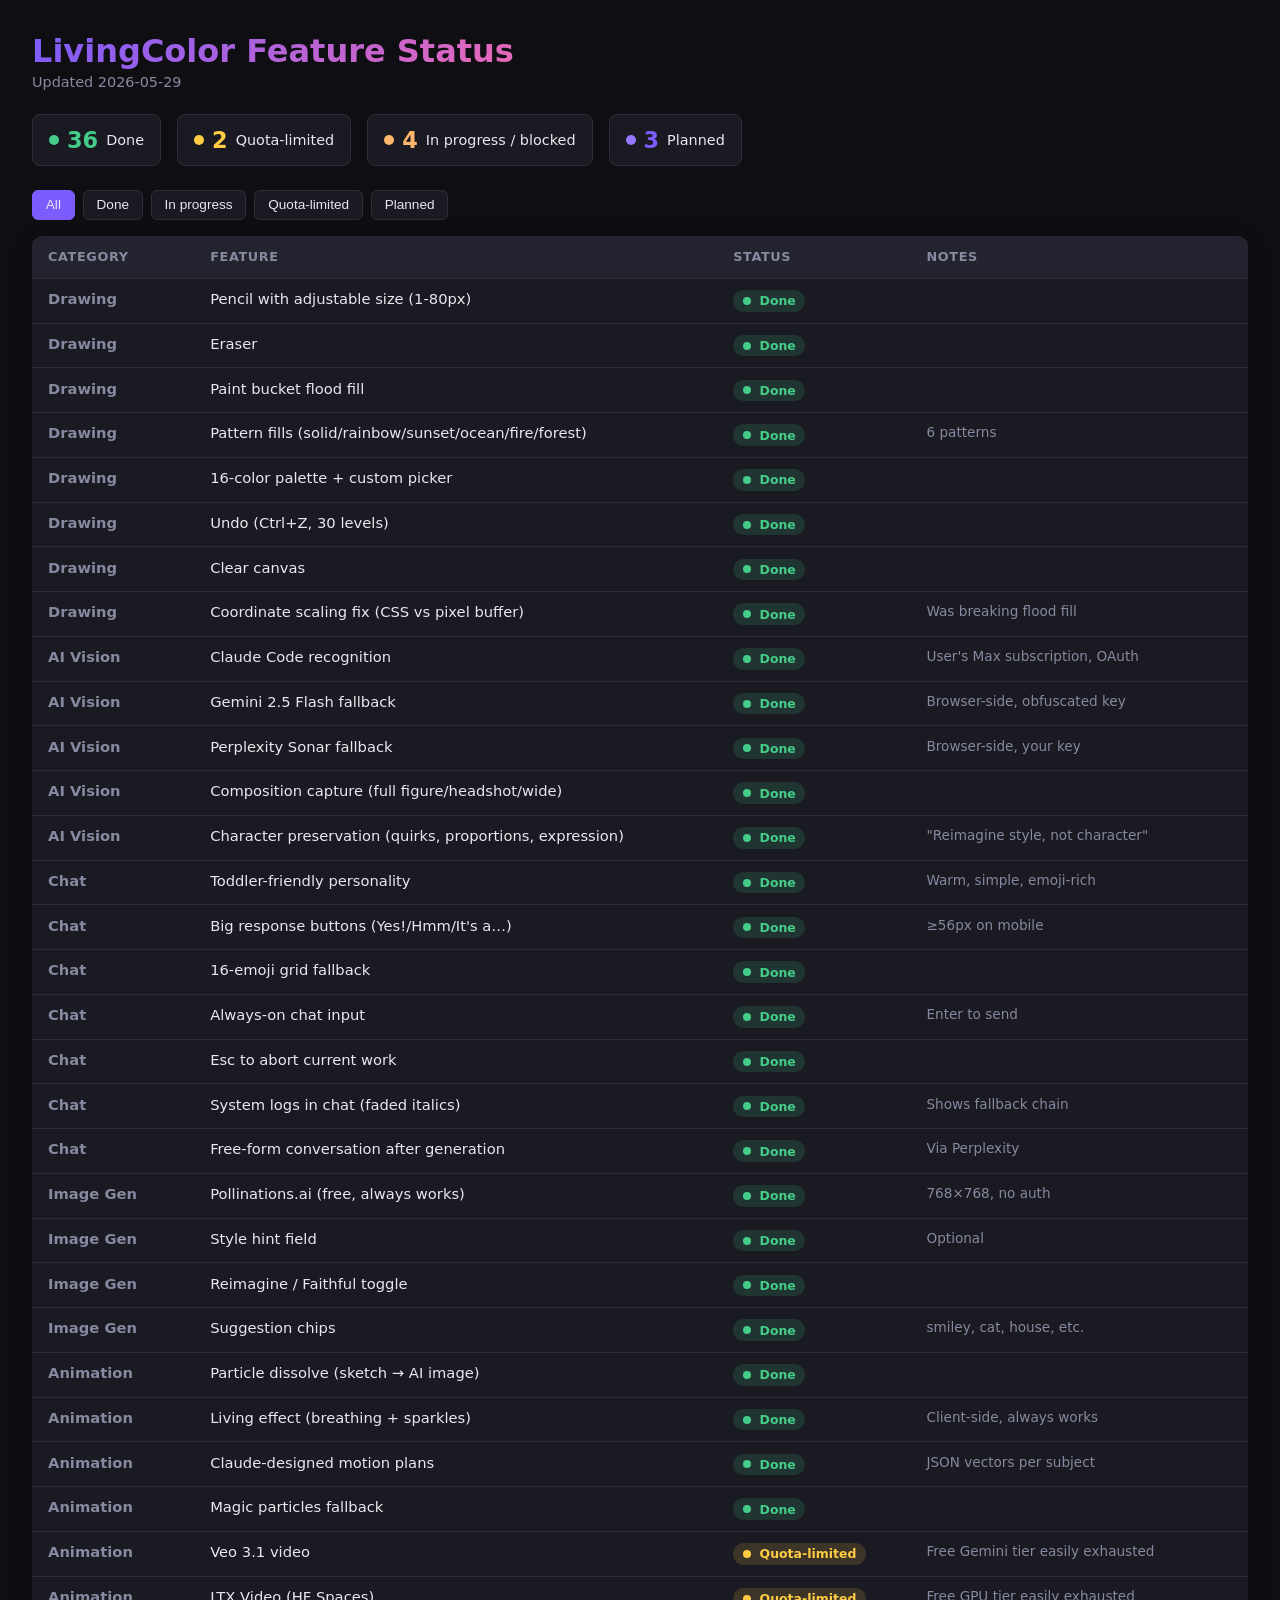
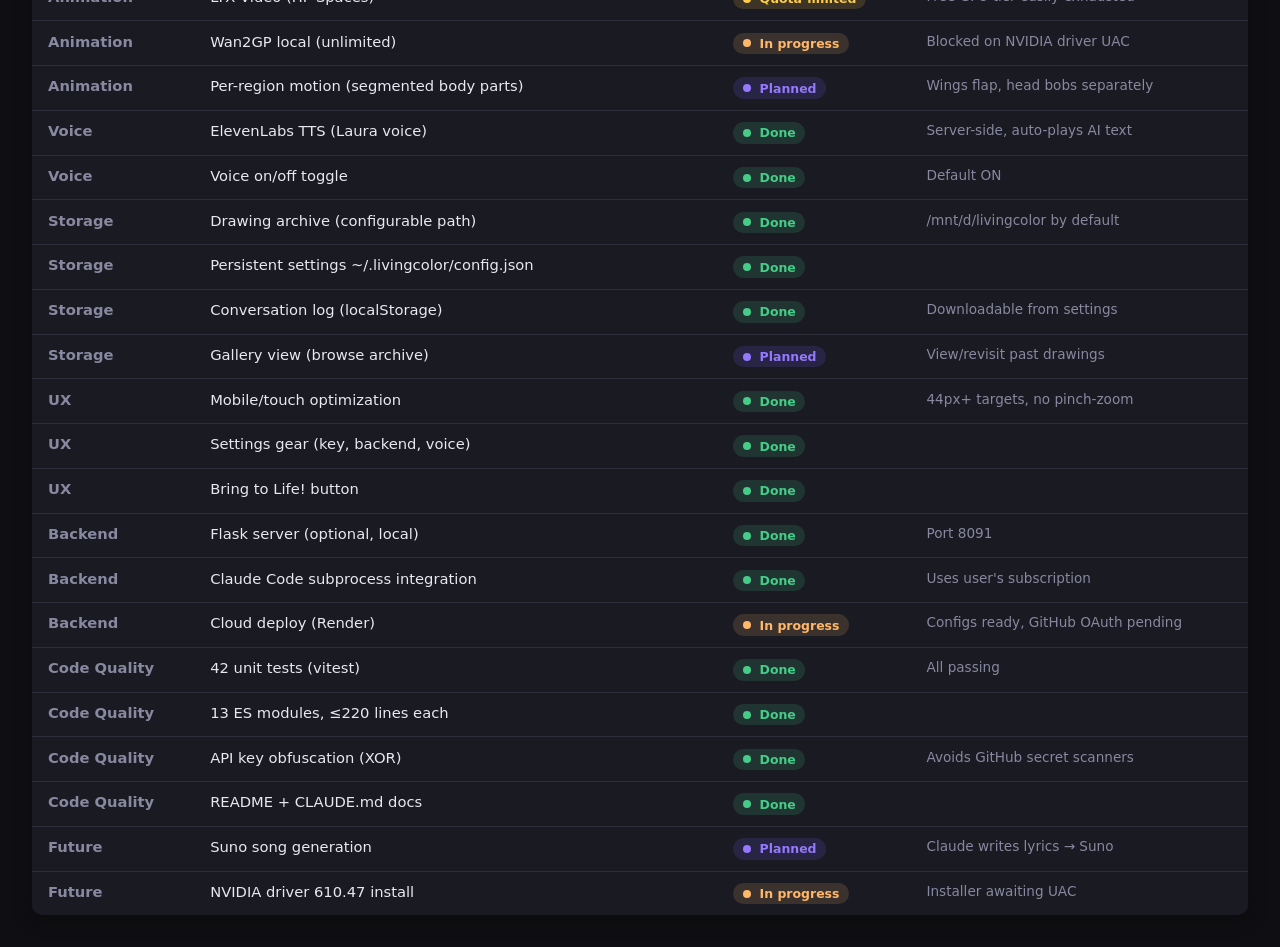
<file: features.html>
<!DOCTYPE html>
<html lang="en">
<head>
<meta charset="UTF-8">
<title>LivingColor — Feature Status</title>
<style>
  * { box-sizing: border-box; margin: 0; padding: 0; }
  body {
    font-family: -apple-system, BlinkMacSystemFont, 'Segoe UI', system-ui, sans-serif;
    background: #0f0f13;
    color: #e8e8ef;
    padding: 2rem;
    min-height: 100vh;
  }
  .container { max-width: 1400px; margin: 0 auto; }
  h1 {
    font-size: 2rem;
    margin-bottom: 0.25rem;
    background: linear-gradient(135deg, #7c5cfc, #ff6baa, #ffb86b);
    -webkit-background-clip: text;
    -webkit-text-fill-color: transparent;
    background-clip: text;
  }
  .subtitle {
    color: #8888a0;
    margin-bottom: 1.5rem;
    font-size: 0.9rem;
  }
  .summary {
    display: flex;
    gap: 1rem;
    margin-bottom: 1.5rem;
    flex-wrap: wrap;
  }
  .stat {
    background: #1a1a22;
    border: 1px solid #2e2e3a;
    border-radius: 8px;
    padding: 0.75rem 1rem;
    display: flex;
    align-items: center;
    gap: 0.5rem;
    font-size: 0.9rem;
  }
  .stat-num { font-size: 1.4rem; font-weight: 700; }
  .stat .done { color: #44cc88; }
  .stat .progress { color: #ffb86b; }
  .stat .limited { color: #ffcc44; }
  .stat .planned { color: #7c5cfc; }

  .controls {
    display: flex;
    gap: 0.5rem;
    margin-bottom: 1rem;
    flex-wrap: wrap;
  }
  .filter-btn {
    background: #1a1a22;
    border: 1px solid #2e2e3a;
    color: #e8e8ef;
    padding: 0.4rem 0.8rem;
    border-radius: 6px;
    cursor: pointer;
    font-size: 0.85rem;
  }
  .filter-btn:hover { background: #242430; }
  .filter-btn.active { background: #7c5cfc; border-color: #7c5cfc; }

  table {
    width: 100%;
    border-collapse: collapse;
    background: #1a1a22;
    border-radius: 10px;
    overflow: hidden;
    box-shadow: 0 4px 20px rgba(0, 0, 0, 0.3);
  }
  thead {
    background: #242430;
    text-align: left;
  }
  th {
    padding: 0.85rem 1rem;
    font-size: 0.8rem;
    text-transform: uppercase;
    letter-spacing: 0.05em;
    color: #8888a0;
    font-weight: 600;
  }
  td {
    padding: 0.7rem 1rem;
    border-top: 1px solid #2e2e3a;
    font-size: 0.92rem;
    vertical-align: top;
  }
  tbody tr:hover { background: #1f1f2a; }

  .cat {
    color: #8888a0;
    font-weight: 600;
    white-space: nowrap;
  }
  .status {
    display: inline-flex;
    align-items: center;
    gap: 0.3rem;
    padding: 0.2rem 0.6rem;
    border-radius: 12px;
    font-size: 0.78rem;
    font-weight: 600;
    white-space: nowrap;
  }
  .status.done    { background: rgba(68, 204, 136, 0.15); color: #44cc88; }
  .status.progress { background: rgba(255, 184, 107, 0.15); color: #ffb86b; }
  .status.limited { background: rgba(255, 204, 68, 0.15);  color: #ffcc44; }
  .status.planned { background: rgba(124, 92, 252, 0.15);  color: #9478ff; }

  .dot {
    display: inline-block;
    width: 10px; height: 10px;
    border-radius: 50%;
  }
  .dot.done    { background: #44cc88; }
  .dot.progress { background: #ffb86b; }
  .dot.limited { background: #ffcc44; }
  .dot.planned { background: #9478ff; }

  .status::before {
    content: '';
    display: inline-block;
    width: 8px; height: 8px;
    border-radius: 50%;
    margin-right: 4px;
  }
  .status.done::before    { background: #44cc88; }
  .status.progress::before { background: #ffb86b; }
  .status.limited::before { background: #ffcc44; }
  .status.planned::before { background: #9478ff; }

  .notes { color: #8888a0; font-size: 0.85rem; }

  @media (max-width: 768px) {
    body { padding: 1rem; }
    h1 { font-size: 1.5rem; }
    table { font-size: 0.85rem; }
    th, td { padding: 0.5rem; }
  }
</style>
</head>
<body>
<div class="container">
  <h1>LivingColor Feature Status</h1>
  <p class="subtitle">Updated 2026-05-29</p>

  <div class="summary">
    <div class="stat"><span class="dot done"></span><span class="stat-num done">36</span><span>Done</span></div>
    <div class="stat"><span class="dot limited"></span><span class="stat-num limited">2</span><span>Quota-limited</span></div>
    <div class="stat"><span class="dot progress"></span><span class="stat-num progress">4</span><span>In progress / blocked</span></div>
    <div class="stat"><span class="dot planned"></span><span class="stat-num planned">3</span><span>Planned</span></div>
  </div>

  <div class="controls">
    <button class="filter-btn active" data-filter="all">All</button>
    <button class="filter-btn" data-filter="done">Done</button>
    <button class="filter-btn" data-filter="progress">In progress</button>
    <button class="filter-btn" data-filter="limited">Quota-limited</button>
    <button class="filter-btn" data-filter="planned">Planned</button>
  </div>

  <table id="features-table">
    <thead>
      <tr>
        <th>Category</th>
        <th>Feature</th>
        <th>Status</th>
        <th>Notes</th>
      </tr>
    </thead>
    <tbody>
    </tbody>
  </table>
</div>

<script>
const FEATURES = [
  ['Drawing', 'Pencil with adjustable size (1-80px)', 'done', ''],
  ['Drawing', 'Eraser', 'done', ''],
  ['Drawing', 'Paint bucket flood fill', 'done', ''],
  ['Drawing', 'Pattern fills (solid/rainbow/sunset/ocean/fire/forest)', 'done', '6 patterns'],
  ['Drawing', '16-color palette + custom picker', 'done', ''],
  ['Drawing', 'Undo (Ctrl+Z, 30 levels)', 'done', ''],
  ['Drawing', 'Clear canvas', 'done', ''],
  ['Drawing', 'Coordinate scaling fix (CSS vs pixel buffer)', 'done', 'Was breaking flood fill'],

  ['AI Vision', 'Claude Code recognition', 'done', "User's Max subscription, OAuth"],
  ['AI Vision', 'Gemini 2.5 Flash fallback', 'done', 'Browser-side, obfuscated key'],
  ['AI Vision', 'Perplexity Sonar fallback', 'done', 'Browser-side, your key'],
  ['AI Vision', 'Composition capture (full figure/headshot/wide)', 'done', ''],
  ['AI Vision', 'Character preservation (quirks, proportions, expression)', 'done', '"Reimagine style, not character"'],

  ['Chat', 'Toddler-friendly personality', 'done', 'Warm, simple, emoji-rich'],
  ['Chat', 'Big response buttons (Yes!/Hmm/It\'s a…)', 'done', '≥56px on mobile'],
  ['Chat', '16-emoji grid fallback', 'done', ''],
  ['Chat', 'Always-on chat input', 'done', 'Enter to send'],
  ['Chat', 'Esc to abort current work', 'done', ''],
  ['Chat', 'System logs in chat (faded italics)', 'done', 'Shows fallback chain'],
  ['Chat', 'Free-form conversation after generation', 'done', 'Via Perplexity'],

  ['Image Gen', 'Pollinations.ai (free, always works)', 'done', '768×768, no auth'],
  ['Image Gen', 'Style hint field', 'done', 'Optional'],
  ['Image Gen', 'Reimagine / Faithful toggle', 'done', ''],
  ['Image Gen', 'Suggestion chips', 'done', 'smiley, cat, house, etc.'],

  ['Animation', 'Particle dissolve (sketch → AI image)', 'done', ''],
  ['Animation', 'Living effect (breathing + sparkles)', 'done', 'Client-side, always works'],
  ['Animation', 'Claude-designed motion plans', 'done', 'JSON vectors per subject'],
  ['Animation', 'Magic particles fallback', 'done', ''],
  ['Animation', 'Veo 3.1 video', 'limited', 'Free Gemini tier easily exhausted'],
  ['Animation', 'LTX Video (HF Spaces)', 'limited', 'Free GPU tier easily exhausted'],
  ['Animation', 'Wan2GP local (unlimited)', 'progress', 'Blocked on NVIDIA driver UAC'],
  ['Animation', 'Per-region motion (segmented body parts)', 'planned', 'Wings flap, head bobs separately'],

  ['Voice', 'ElevenLabs TTS (Laura voice)', 'done', 'Server-side, auto-plays AI text'],
  ['Voice', 'Voice on/off toggle', 'done', 'Default ON'],

  ['Storage', 'Drawing archive (configurable path)', 'done', '/mnt/d/livingcolor by default'],
  ['Storage', 'Persistent settings ~/.livingcolor/config.json', 'done', ''],
  ['Storage', 'Conversation log (localStorage)', 'done', 'Downloadable from settings'],
  ['Storage', 'Gallery view (browse archive)', 'planned', 'View/revisit past drawings'],

  ['UX', 'Mobile/touch optimization', 'done', '44px+ targets, no pinch-zoom'],
  ['UX', 'Settings gear (key, backend, voice)', 'done', ''],
  ['UX', 'Bring to Life! button', 'done', ''],

  ['Backend', 'Flask server (optional, local)', 'done', 'Port 8091'],
  ['Backend', 'Claude Code subprocess integration', 'done', "Uses user's subscription"],
  ['Backend', 'Cloud deploy (Render)', 'progress', 'Configs ready, GitHub OAuth pending'],

  ['Code Quality', '42 unit tests (vitest)', 'done', 'All passing'],
  ['Code Quality', '13 ES modules, ≤220 lines each', 'done', ''],
  ['Code Quality', 'API key obfuscation (XOR)', 'done', 'Avoids GitHub secret scanners'],
  ['Code Quality', 'README + CLAUDE.md docs', 'done', ''],

  ['Future', 'Suno song generation', 'planned', 'Claude writes lyrics → Suno'],
  ['Future', 'NVIDIA driver 610.47 install', 'progress', 'Installer awaiting UAC'],
];

const STATUS_LABEL = {
  done: 'Done',
  progress: 'In progress',
  limited: 'Quota-limited',
  planned: 'Planned',
};

const tbody = document.querySelector('#features-table tbody');
function render(filter) {
  tbody.innerHTML = '';
  for (const [cat, feat, status, notes] of FEATURES) {
    if (filter !== 'all' && filter !== status) continue;
    const tr = document.createElement('tr');
    tr.dataset.status = status;
    tr.innerHTML = `
      <td class="cat">${cat}</td>
      <td>${feat}</td>
      <td><span class="status ${status}">${STATUS_LABEL[status]}</span></td>
      <td class="notes">${notes}</td>`;
    tbody.appendChild(tr);
  }
}
render('all');

document.querySelectorAll('.filter-btn').forEach(b => {
  b.addEventListener('click', () => {
    document.querySelectorAll('.filter-btn').forEach(x => x.classList.remove('active'));
    b.classList.add('active');
    render(b.dataset.filter);
  });
});
</script>
</body>
</html>
</file>
